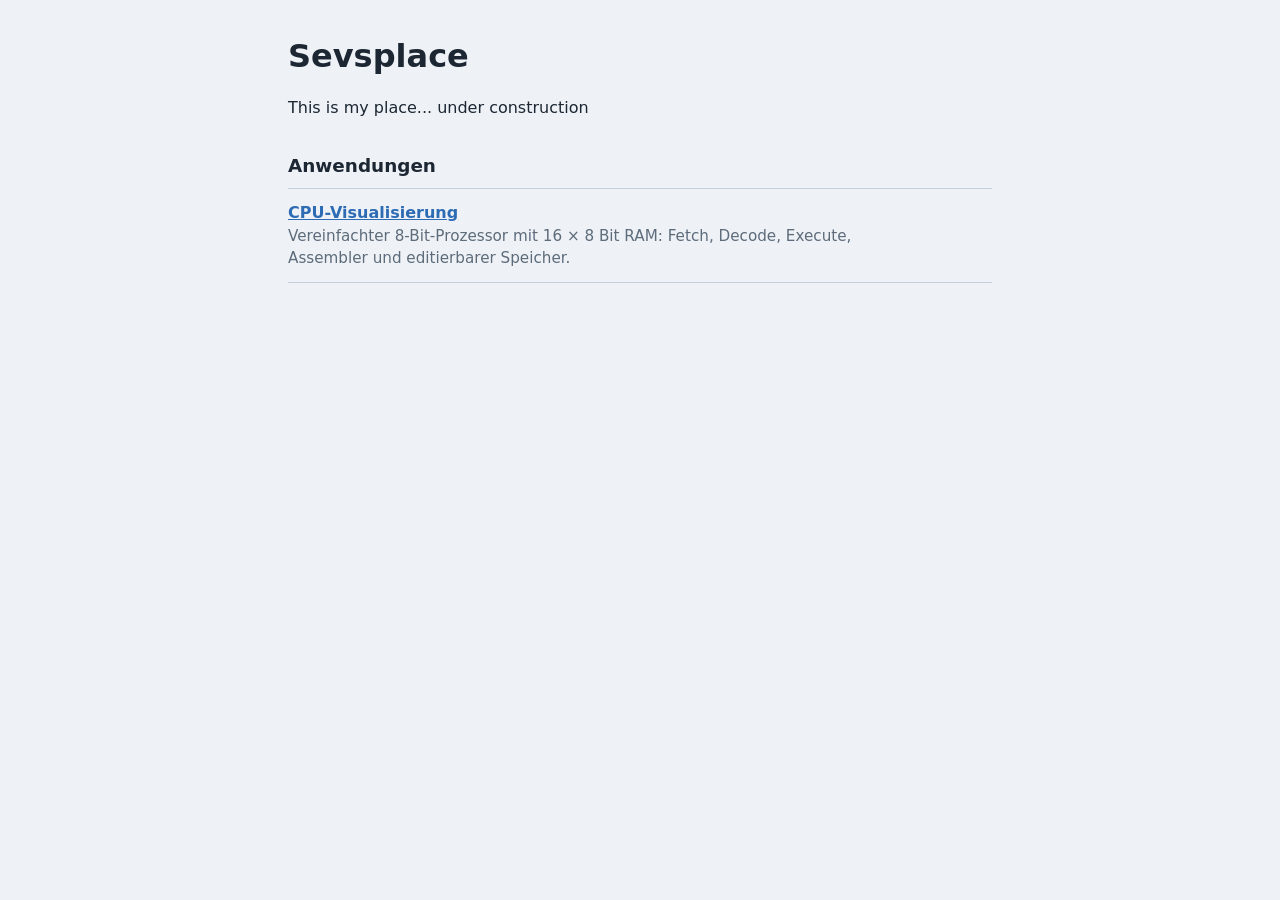
<file: index.html>
<!DOCTYPE html>
<html lang="de">
<head>
    <meta charset="UTF-8">
    <meta name="viewport" content="width=device-width, initial-scale=1">
    <title>Sevsplace</title>
    <link rel="stylesheet" type="text/css" href="styles.css">
</head>
<body>
<main>
    <h1>Sevsplace</h1>
    <p>This is my place... under construction</p>

    <h2>Anwendungen</h2>
    <ul class="apps">
        <li>
            <a href="apps/cpu-visualizer/">CPU-Visualisierung</a>
            <span>Vereinfachter 8-Bit-Prozessor mit 16 × 8 Bit RAM: Fetch, Decode, Execute, Assembler und editierbarer Speicher.</span>
        </li>
    </ul>
</main>
</body>
</html>
</file>
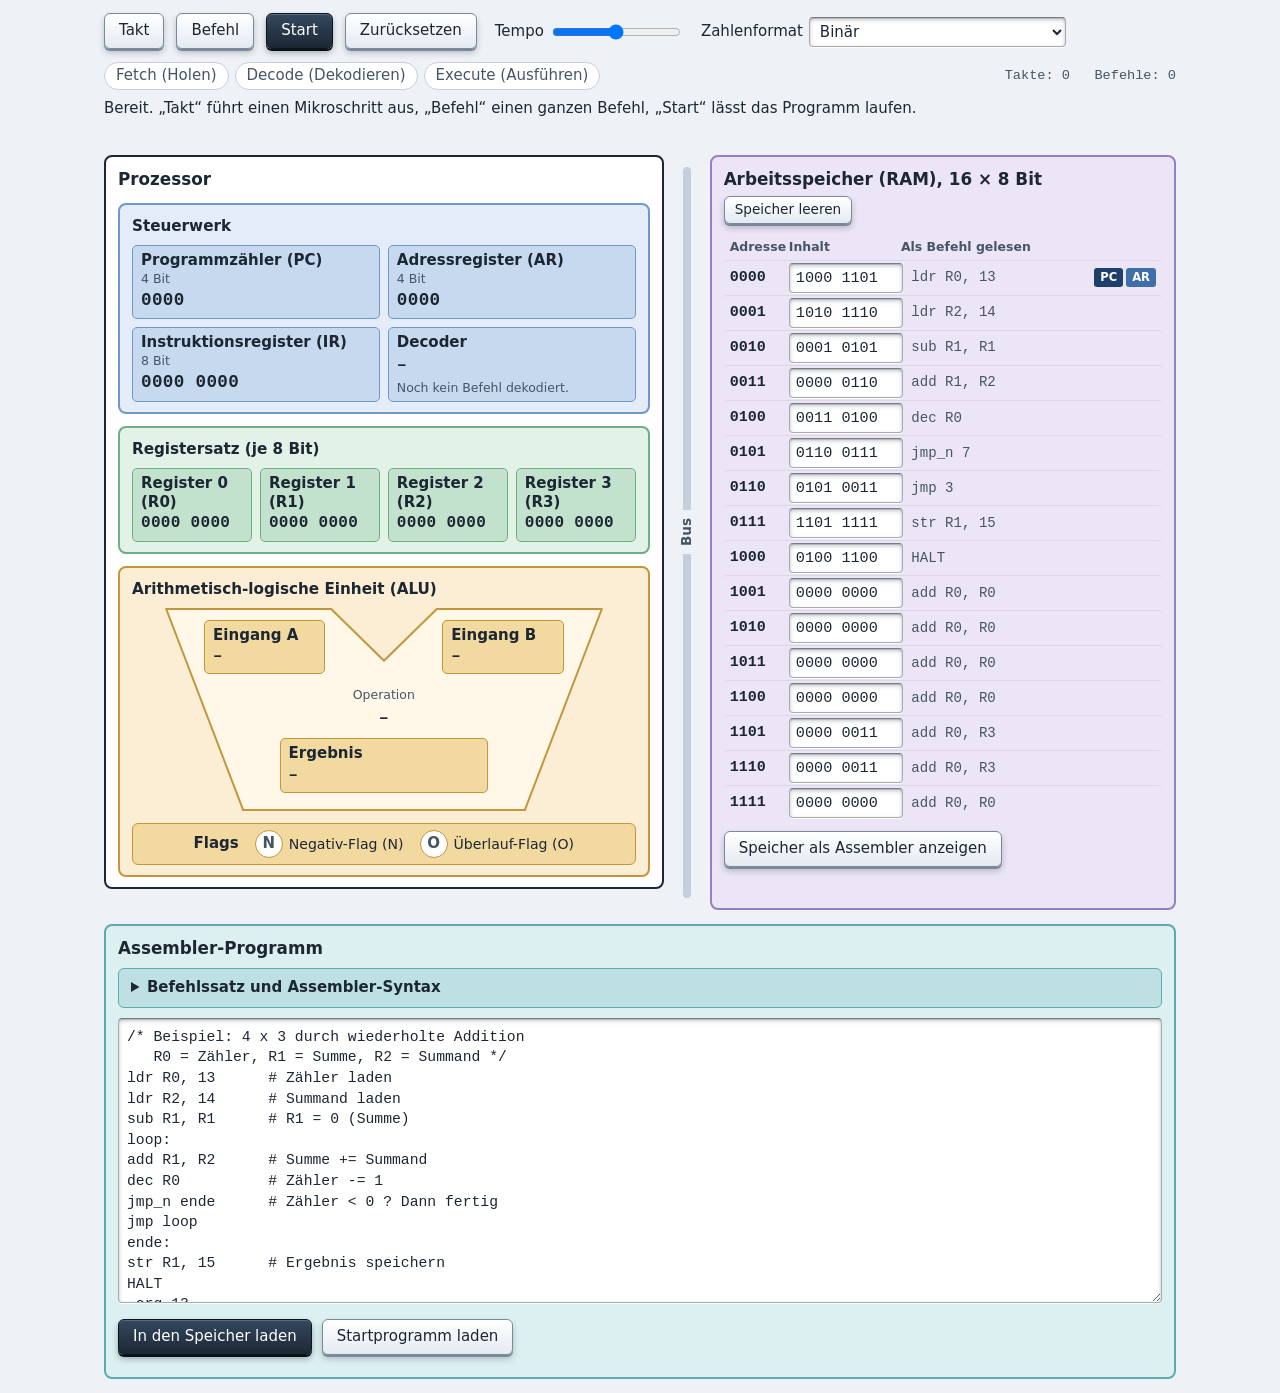
<file: apps/cpu-visualizer/index.html>
<!DOCTYPE html>
<html lang="de">
<head>
  <meta charset="utf-8">
  <meta name="viewport" content="width=device-width, initial-scale=1">
  <title>CPU-Visualisierung</title>
  <link rel="stylesheet" href="cpu-visualizer.css">
  <style>
    html, body { margin: 0; background: #eef2f6; }
    #app { max-width: 1100px; margin: 0 auto; }
    html.cpuv-embedded, html.cpuv-embedded body { height: 100%; overflow: hidden; }
    html.cpuv-embedded #app { height: 100%; max-width: none; overflow: auto; }
  </style>
</head>
<body>
  <div id="app"></div>
  <script src="h5p-shim.js"></script>
  <script src="cpu-visualizer.js"></script>
  <script src="app.js"></script>
</body>
</html>
</file>
<file: styles.css>
/* Stil der Startseite. Die Anwendungen unter apps/ sind eigenständig und laden diese Datei nicht. */
:root {
    --ink: #1c2733;
    --muted: #5d6b7a;
    --paper: #eef2f6;
    --line: #c4cfdb;
    --accent: #2d6cb5;
}

body {
    margin: 0;
    background: var(--paper);
    color: var(--ink);
    font: 16px/1.5 system-ui, -apple-system, "Segoe UI", Roboto, "Helvetica Neue", Arial, sans-serif;
}

main {
    max-width: 44rem;
    margin: 0 auto;
    padding: 2rem 1rem;
}

h1 { margin: 0 0 .25rem; }
h2 { margin: 2rem 0 .5rem; font-size: 1.15rem; }

.apps { list-style: none; margin: 0; padding: 0; }
.apps li { padding: .75rem 0; border-top: 1px solid var(--line); }
.apps li:last-child { border-bottom: 1px solid var(--line); }
.apps a { font-weight: 650; color: var(--accent); }
.apps span { display: block; color: var(--muted); font-size: .95rem; max-width: 60ch; }
</file>
<file: apps/cpu-visualizer/cpu-visualizer.css>
.h5p-cpu-visualizer {
  --ink: #1c2733;
  --muted: #465565;
  --line: #c4cfdb;
  --paper: #eef2f6;
  --surface: #ffffff;
  --signal: #c2185b;          /* Aktivität: Datentransport, Quelle, Ziel */
  --signal-soft: #fde4ee;
  --signal-strong: #f8b7cf;
  --ok: #1d6b47;
  --err: #b3261e;
  --mono: ui-monospace, "Cascadia Mono", "SFMono-Regular", Consolas, "Liberation Mono", monospace;
  font: 15px/1.45 system-ui, -apple-system, "Segoe UI", Roboto, "Helvetica Neue", Arial, sans-serif;
  color: var(--ink);
  background: var(--paper);
  padding: 14px;
  box-sizing: border-box;
}
.h5p-cpu-visualizer *, .h5p-cpu-visualizer *::before, .h5p-cpu-visualizer *::after { box-sizing: border-box; }
.h5p-cpu-visualizer h3, .h5p-cpu-visualizer h4 { margin: 0; font-weight: 650; }
.h5p-cpu-visualizer p { margin: 0; }
.h5p-cpu-visualizer .cpuv-task { white-space: pre-wrap; margin-bottom: 10px; max-width: 75ch; }

/* ---------- Farbtöne der Blöcke: --bg = Block, --sub = Unterblock (dunkler), --edge = Rand ---------- */
.h5p-cpu-visualizer .cpuv-hue-control { --bg: #e3ecf8; --sub: #c6d9ef; --edge: #6f98c8; }  /* Steuerwerk: Blau */
.h5p-cpu-visualizer .cpuv-hue-regs    { --bg: #e2f2e7; --sub: #c3e2cd; --edge: #6fae85; }  /* Registersatz: Grün */
.h5p-cpu-visualizer .cpuv-hue-alu     { --bg: #fbeed4; --sub: #f2d9a0; --edge: #c4953a; }  /* ALU: Bernstein */
.h5p-cpu-visualizer .cpuv-hue-ram     { --bg: #ebe5f6; --sub: #d6caec; --edge: #9480c2; }  /* Arbeitsspeicher: Violett */
.h5p-cpu-visualizer .cpuv-hue-asm     { --bg: #dcf0f1; --sub: #bde0e3; --edge: #5fa9b0; }  /* Assembler: Türkis */

.h5p-cpu-visualizer .cpuv-block {
  background: var(--bg); border: 2px solid var(--edge); border-radius: 8px; padding: 10px 12px;
}
.h5p-cpu-visualizer .cpuv-block-title { font-size: .95rem; margin-bottom: 8px; }
.h5p-cpu-visualizer .cpuv-frame { background: var(--surface); border: 2px solid var(--ink); border-radius: 8px; padding: 10px 12px; }
.h5p-cpu-visualizer .cpuv-title { font-size: 1.05rem; margin-bottom: 8px; }

/* ---------- Werkzeugleiste: erhabene Buttons ---------- */
.h5p-cpu-visualizer .cpuv-toolbar { display: flex; flex-wrap: wrap; gap: 10px 12px; align-items: center; margin-bottom: 12px; }
.h5p-cpu-visualizer .cpuv-btn {
  font: inherit; padding: 6px 14px; color: var(--ink); cursor: pointer;
  background: linear-gradient(#ffffff, #e4eaf1);
  border: 1px solid #7a8999; border-radius: 6px;
  box-shadow: 0 2px 0 #7a8999, 0 4px 6px rgba(28, 39, 51, .25), inset 0 1px 0 rgba(255, 255, 255, .9);
  transform: translateY(-1px);
  transition: transform .06s, box-shadow .06s, background .12s;
}
.h5p-cpu-visualizer .cpuv-btn:hover:not(:disabled) { background: linear-gradient(#ffffff, #f0f4f8); }
.h5p-cpu-visualizer .cpuv-btn:active:not(:disabled) {
  transform: translateY(1px);
  box-shadow: 0 0 0 #7a8999, 0 1px 2px rgba(28, 39, 51, .3), inset 0 2px 3px rgba(28, 39, 51, .28);
}
.h5p-cpu-visualizer .cpuv-btn-primary {
  color: #fff; background: linear-gradient(#34495f, #1c2733); border-color: #0d141b;
  box-shadow: 0 2px 0 #0a1017, 0 4px 6px rgba(28, 39, 51, .35), inset 0 1px 0 rgba(255, 255, 255, .18);
}
.h5p-cpu-visualizer .cpuv-btn-primary:hover:not(:disabled) { background: linear-gradient(#3d556e, #243342); }
.h5p-cpu-visualizer .cpuv-btn-primary:active:not(:disabled) {
  box-shadow: 0 0 0 #0a1017, 0 1px 2px rgba(28, 39, 51, .4), inset 0 2px 4px rgba(0, 0, 0, .5);
}
.h5p-cpu-visualizer .cpuv-btn-small { padding: 3px 10px; font-size: .85rem; }
.h5p-cpu-visualizer .cpuv-btn:disabled { opacity: .5; cursor: not-allowed; box-shadow: none; transform: none; }
.h5p-cpu-visualizer .cpuv-ctl { display: inline-flex; align-items: center; gap: 6px; margin-left: 6px; }
.h5p-cpu-visualizer :focus-visible { outline: 3px solid var(--ink); outline-offset: 2px; }

/* ---------- Eingabefelder: eingelassen ---------- */
.h5p-cpu-visualizer .cpuv-cell,
.h5p-cpu-visualizer .cpuv-asm-text,
.h5p-cpu-visualizer select {
  font: inherit; color: var(--ink); background: #ffffff;
  border: 1px solid rgba(28, 39, 51, .38); border-top-color: rgba(28, 39, 51, .6);
  border-radius: 4px;
  box-shadow: inset 0 2px 4px rgba(28, 39, 51, .24), inset 0 1px 1px rgba(28, 39, 51, .2), 0 1px 0 rgba(255, 255, 255, .8);
}
.h5p-cpu-visualizer select { padding: 4px 6px; }
.h5p-cpu-visualizer input[type=range] { font: inherit; }

/* ---------- Status ---------- */
.h5p-cpu-visualizer .cpuv-status { display: flex; flex-wrap: wrap; align-items: center; justify-content: space-between; gap: 6px 14px; }
.h5p-cpu-visualizer .cpuv-pills { display: flex; flex-wrap: wrap; gap: 6px; }
.h5p-cpu-visualizer .cpuv-pill {
  padding: 2px 11px; border: 1.5px solid var(--line); border-radius: 999px; color: var(--muted); background: var(--surface);
  transition: background .15s, color .15s, border-color .15s;
}
.h5p-cpu-visualizer .cpuv-pill.is-active { color: #fff; background: var(--ink); border-color: var(--ink); }
.h5p-cpu-visualizer .cpuv-counters { color: var(--muted); font-family: var(--mono); font-size: .85rem; white-space: pre; }
.h5p-cpu-visualizer .cpuv-narration { min-height: 3em; margin: 8px 0 12px; max-width: 90ch; }

/* ---------- Diagramm ---------- */
.h5p-cpu-visualizer .cpuv-diagram {
  position: relative; display: grid; grid-template-columns: minmax(0, 1.2fr) 46px minmax(0, 1fr); align-items: start;
}
.h5p-cpu-visualizer .cpuv-cpu { display: flex; flex-direction: column; gap: 12px; container: cpuv / inline-size; }
.h5p-cpu-visualizer .cpuv-cpu .cpuv-title { margin-bottom: 0; }
.h5p-cpu-visualizer .cpuv-cpu-body { display: flex; flex-direction: column; gap: 12px; }
.h5p-cpu-visualizer .cpuv-grid { display: grid; gap: 8px; }
.h5p-cpu-visualizer .cpuv-grid-2 { grid-template-columns: repeat(2, minmax(0, 1fr)); }
.h5p-cpu-visualizer .cpuv-grid-regs { grid-template-columns: repeat(4, minmax(0, 1fr)); }

.h5p-cpu-visualizer .cpuv-box {
  display: flex; flex-direction: column; gap: 1px; min-width: 0;
  background: var(--sub); border: 1px solid var(--edge); border-radius: 5px; padding: 5px 8px;
  transition: background .15s, outline-color .15s;
}
.h5p-cpu-visualizer .cpuv-lab { font-weight: 700; line-height: 1.25; overflow-wrap: anywhere; }
.h5p-cpu-visualizer .cpuv-sub { font-size: .78rem; color: var(--muted); line-height: 1.25; }
.h5p-cpu-visualizer .cpuv-val { font-family: var(--mono); font-size: 1.1rem; font-weight: 650; letter-spacing: .02em; overflow-wrap: anywhere; }
.h5p-cpu-visualizer .cpuv-grid-regs .cpuv-val { font-size: 1rem; }
.h5p-cpu-visualizer .cpuv-dec-text { font-family: var(--mono); font-size: 1.05rem; font-weight: 650; }
.h5p-cpu-visualizer .cpuv-dec-explain { margin-top: 2px; }

/* ---------- ALU im V-Format ---------- */
.h5p-cpu-visualizer .cpuv-alu {
  --alu-fill: #fff8e8;
  position: relative; display: grid; align-items: start;
  grid-template-columns: minmax(0, 1fr) 28% minmax(0, 1fr);
  grid-template-areas: "a . b" "op op op" "res res res";
  gap: 8px 8px; padding: 12px 8% 18px; max-width: 440px; margin: 0 auto;
}
.h5p-cpu-visualizer .cpuv-alu-shape { position: absolute; left: 0; top: 0; width: 100%; height: 100%; overflow: visible; pointer-events: none; }
.h5p-cpu-visualizer .cpuv-alu-shape polygon {
  fill: var(--alu-fill); stroke: var(--edge); stroke-width: 2px; stroke-linejoin: round; vector-effect: non-scaling-stroke;
  transition: stroke .15s;
}
.h5p-cpu-visualizer .cpuv-alu > .cpuv-box, .h5p-cpu-visualizer .cpuv-alu-op { position: relative; z-index: 1; }
.h5p-cpu-visualizer .cpuv-alu-a { grid-area: a; }
.h5p-cpu-visualizer .cpuv-alu-b { grid-area: b; }
.h5p-cpu-visualizer .cpuv-alu-r { grid-area: res; justify-self: center; width: 58%; min-width: 7.5rem; }
.h5p-cpu-visualizer .cpuv-alu-op { grid-area: op; text-align: center; padding-top: 2px; }
.h5p-cpu-visualizer .cpuv-aluop { display: block; font-family: var(--mono); font-weight: 700; font-size: 1.05rem; }
.h5p-cpu-visualizer .cpuv-alu .cpuv-val { font-size: .98rem; }
.h5p-cpu-visualizer .cpuv-flags {
  display: flex; flex-wrap: wrap; align-items: center; justify-content: center; gap: 6px 16px; margin-top: 12px;
  padding: 6px 10px; background: var(--sub); border: 1px solid var(--edge); border-radius: 6px;
}
.h5p-cpu-visualizer .cpuv-flags-title { font-weight: 700; }
.h5p-cpu-visualizer .cpuv-flag-item { display: inline-flex; align-items: center; gap: 6px; }
.h5p-cpu-visualizer .cpuv-flag-text { font-size: .88rem; }
.h5p-cpu-visualizer .cpuv-flag {
  display: inline-flex; align-items: center; justify-content: center; width: 28px; height: 28px;
  border-radius: 50%; border: 1.5px solid var(--edge); font-weight: 700; color: var(--muted); background: #fff;
}
.h5p-cpu-visualizer .cpuv-flag.is-on { background: var(--ink); border-color: var(--ink); color: #fff; }

/* ---------- Aktivität während eines Schritts ---------- */
.h5p-cpu-visualizer .cpuv-box.is-src { outline: 3px solid var(--signal); outline-offset: 1px; }
.h5p-cpu-visualizer .cpuv-box.is-dst { outline: 3px solid var(--signal); outline-offset: 1px; background: var(--signal-soft); }
.h5p-cpu-visualizer .cpuv-box.is-pulse, .h5p-cpu-visualizer .cpuv-flags.is-pulse { outline: 3px dashed var(--signal); outline-offset: 1px; }
.h5p-cpu-visualizer .cpuv-alu.is-pulse .cpuv-alu-shape polygon { stroke: var(--signal); stroke-width: 3px; }
.h5p-cpu-visualizer .cpuv-cell.is-src, .h5p-cpu-visualizer .cpuv-cell.is-dst { outline: 3px solid var(--signal); outline-offset: 1px; }
.h5p-cpu-visualizer .cpuv-cell.is-dst { background: var(--signal-soft); }

/* ---------- Bus und Datenpaket ---------- */
.h5p-cpu-visualizer .cpuv-bus { position: relative; align-self: stretch; }
.h5p-cpu-visualizer .cpuv-bus::before {
  content: ""; position: absolute; left: 50%; top: 12px; bottom: 12px; width: 8px; margin-left: -4px;
  background: var(--line); border-radius: 4px; transition: background .2s;
}
.h5p-cpu-visualizer .cpuv-bus.is-active::before { background: var(--signal); }
.h5p-cpu-visualizer .cpuv-bus-label {
  position: absolute; left: 50%; top: 50%; transform: translate(-50%, -50%) rotate(-90deg);
  background: var(--paper); padding: 0 8px; font-weight: 650; color: var(--muted); font-size: .85rem;
}
.h5p-cpu-visualizer .cpuv-chip {
  position: absolute; left: 0; top: 0; z-index: 5; pointer-events: none; white-space: nowrap;
  background: var(--signal); color: #fff; font-family: var(--mono); font-weight: 700; font-size: .85rem;
  padding: 2px 8px; border-radius: 999px; box-shadow: 0 1px 4px rgba(0, 0, 0, .4);
}

/* ---------- Arbeitsspeicher ---------- */
.h5p-cpu-visualizer .cpuv-ram-head { display: flex; flex-wrap: wrap; align-items: center; justify-content: space-between; gap: 6px 10px; margin-bottom: 8px; }
.h5p-cpu-visualizer .cpuv-ram-head .cpuv-title { margin-bottom: 0; }
.h5p-cpu-visualizer .cpuv-ram-btns { display: flex; gap: 8px; flex-wrap: wrap; padding-bottom: 3px; }
.h5p-cpu-visualizer .cpuv-row {
  display: grid; grid-template-columns: 3.2rem 12ch minmax(0, 1fr) auto; align-items: center; gap: 8px;
  padding: 2px 6px; border-radius: 4px; transition: background .15s;
}
.h5p-cpu-visualizer .cpuv-row + .cpuv-row { border-top: 1px solid rgba(28, 39, 51, .07); }
.h5p-cpu-visualizer .cpuv-row-head { font-size: .78rem; color: var(--muted); font-weight: 600; padding-bottom: 4px; }
.h5p-cpu-visualizer .cpuv-row.is-read { background: var(--signal-soft); }
.h5p-cpu-visualizer .cpuv-row.is-write { background: var(--signal-strong); }
.h5p-cpu-visualizer .cpuv-addr { font-family: var(--mono); font-weight: 650; }
.h5p-cpu-visualizer .cpuv-cell { font-family: var(--mono); width: 100%; padding: 3px 6px; font-size: .95rem; }
.h5p-cpu-visualizer .cpuv-cell[readonly] { background: rgba(255, 255, 255, .55); box-shadow: none; border-color: rgba(28, 39, 51, .2); }
.h5p-cpu-visualizer .cpuv-cell.is-invalid { border-color: var(--err); background: #fdeceb; }
.h5p-cpu-visualizer .cpuv-dis { font-family: var(--mono); font-size: .88rem; color: var(--muted); overflow-wrap: anywhere; }
.h5p-cpu-visualizer .cpuv-tags { display: inline-flex; gap: 3px; min-width: 2.2rem; }
.h5p-cpu-visualizer .cpuv-tag { font-size: .72rem; font-weight: 700; padding: 1px 6px; border-radius: 3px; color: #fff; }
.h5p-cpu-visualizer .cpuv-tag-pc { background: #1f3f6b; }
.h5p-cpu-visualizer .cpuv-tag-ar { background: #3f6fa8; }
.h5p-cpu-visualizer .cpuv-ram-foot { display: flex; flex-wrap: wrap; gap: 8px; margin-top: 12px; padding-bottom: 3px; }
.h5p-cpu-visualizer .cpuv-ram-msg { min-height: 1.4em; margin-top: 8px; font-size: .85rem; }
.h5p-cpu-visualizer .cpuv-ram-msg.is-error { color: var(--err); }
.h5p-cpu-visualizer .cpuv-ram-msg.is-ok { color: var(--ok); }

/* ---------- Assembler ---------- */
.h5p-cpu-visualizer .cpuv-asm { margin-top: 14px; }
.h5p-cpu-visualizer .cpuv-asm-text {
  width: 100%; font-family: var(--mono); font-size: .92rem; line-height: 1.4; padding: 8px; resize: vertical; margin-top: 10px;
}
.h5p-cpu-visualizer .cpuv-asm-btns { display: flex; flex-wrap: wrap; gap: 10px; margin-top: 10px; padding-bottom: 3px; }
.h5p-cpu-visualizer .cpuv-asm-msg { margin-top: 8px; font-size: .9rem; }
.h5p-cpu-visualizer .cpuv-asm-msg.is-error { color: var(--err); }
.h5p-cpu-visualizer .cpuv-asm-msg.is-ok { color: var(--ok); }
.h5p-cpu-visualizer .cpuv-asm-msg ul { margin: 4px 0 0; padding-left: 1.2em; }

/* ---------- Befehlssatz und Syntax (aufklappbar) ---------- */
.h5p-cpu-visualizer .cpuv-ref { background: var(--sub); border: 1px solid var(--edge); border-radius: 6px; padding: 8px 12px; }
.h5p-cpu-visualizer .cpuv-ref summary { cursor: pointer; font-weight: 650; }
.h5p-cpu-visualizer .cpuv-ref p { margin-top: 8px; font-size: .9rem; max-width: 80ch; }
.h5p-cpu-visualizer .cpuv-ref-wrap { overflow-x: auto; margin-top: 8px; }
.h5p-cpu-visualizer .cpuv-ref-table { border-collapse: collapse; width: 100%; font-size: .88rem; }
.h5p-cpu-visualizer .cpuv-ref-table th, .h5p-cpu-visualizer .cpuv-ref-table td {
  text-align: left; padding: 3px 10px 3px 0; border-bottom: 1px solid rgba(28, 39, 51, .18); vertical-align: top;
}
.h5p-cpu-visualizer .cpuv-mono { font-family: var(--mono); white-space: nowrap; }

/* ---------- Schmale Darstellung ---------- */
@media (max-width: 900px) {
  .h5p-cpu-visualizer .cpuv-diagram { grid-template-columns: minmax(0, 1fr); gap: 14px; }
  .h5p-cpu-visualizer .cpuv-bus { display: none; }
}
/* Register: vier nebeneinander, bei schmalem Prozessor-Block zwei mal zwei */
@container cpuv (max-width: 456px) {
  .cpuv-grid-regs { grid-template-columns: repeat(2, minmax(0, 1fr)); }
}
@media (prefers-reduced-motion: reduce) {
  .h5p-cpu-visualizer * { transition: none !important; }
}
</file>
